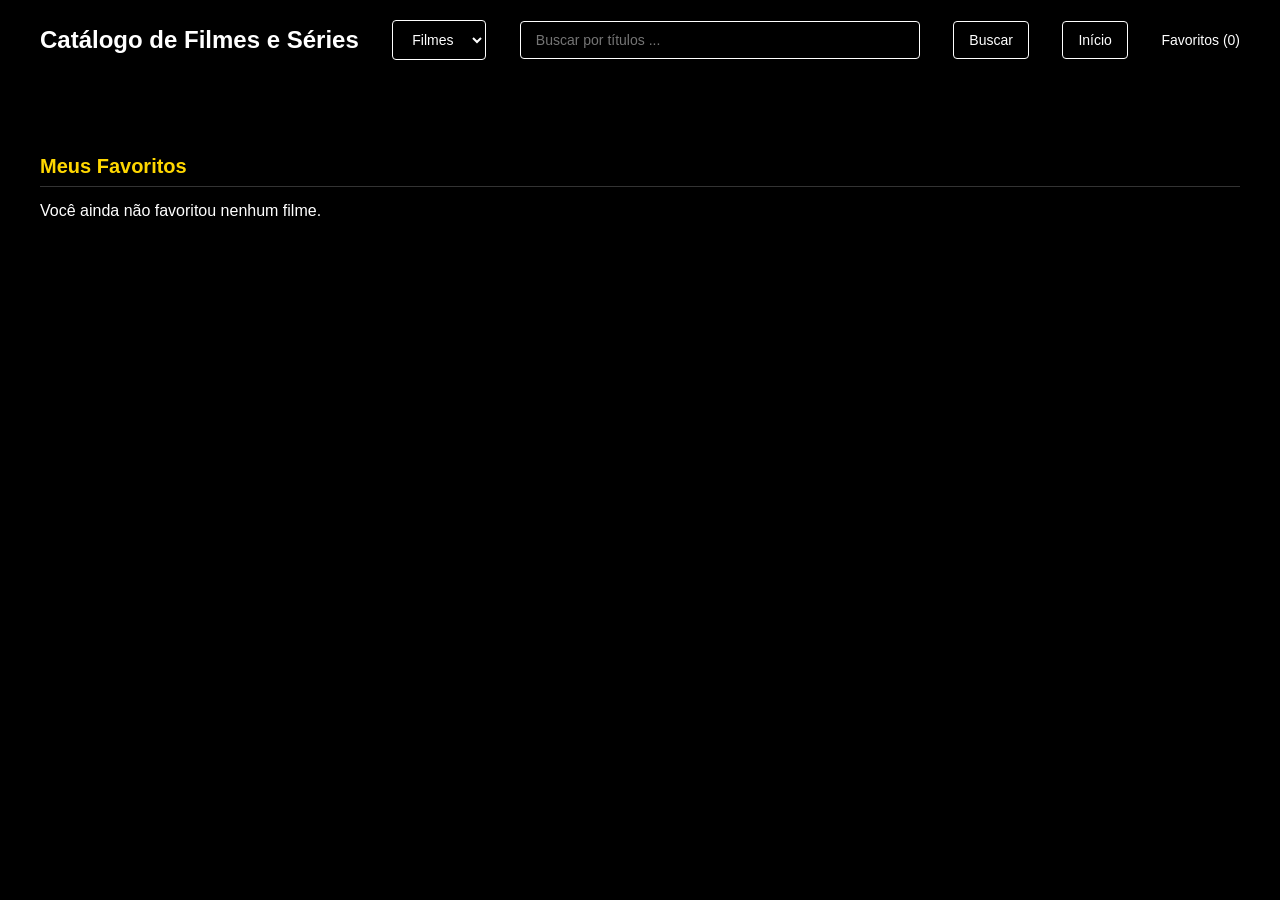
<file: index.html>
<!doctype html>
<html lang="pt-br">
  <head>
    <meta charset="UTF-8" />
    <meta name="viewport" content="width=device-width, initial-scale=1.0" />
    <title>CineBusca</title>
    <link rel="stylesheet" href="style.css" />
  </head>
  <body>
    <header>
      <h1>Catálogo de Filmes e Séries</h1>
      <div>
        <select name="categoria" id="categoria">
          <option value="movie">Filmes</option>
          <option value="series">Séries</option>
        </select>
      </div>
      <input type="text" id="busca" placeholder="Buscar por títulos ..." />
      <button id="btn-buscar">Buscar</button>
      <button id="btn-inicio" type="button">Início</button>
      <a id="link-favoritos" href="#secao-favoritos">Favoritos (0)</a>
    </header>

    <main>
      <p id="mensagem"></p>
      <div id="resultados"></div>

      <section id="secao-favoritos">
        <div class="cabecalho-favoritos">
          <h2>Meus Favoritos</h2>
          <button id="btn-limpar-favoritos" hidden>Limpar todos</button>
        </div>
        <div id="lista-favoritos"></div>
      </section>
    </main>

    <div id="modal" class="modal">
      <div class="modal-conteudo">
        <button id="fechar-modal" class="fechar-modal">X</button>
        <h3 id="titulo-modal">Atenção</h3>
        <p id="texto-modal">Mensagem</p>
      </div>
    </div>

    <script src="script.js"></script>
  </body>
</html>
</file>
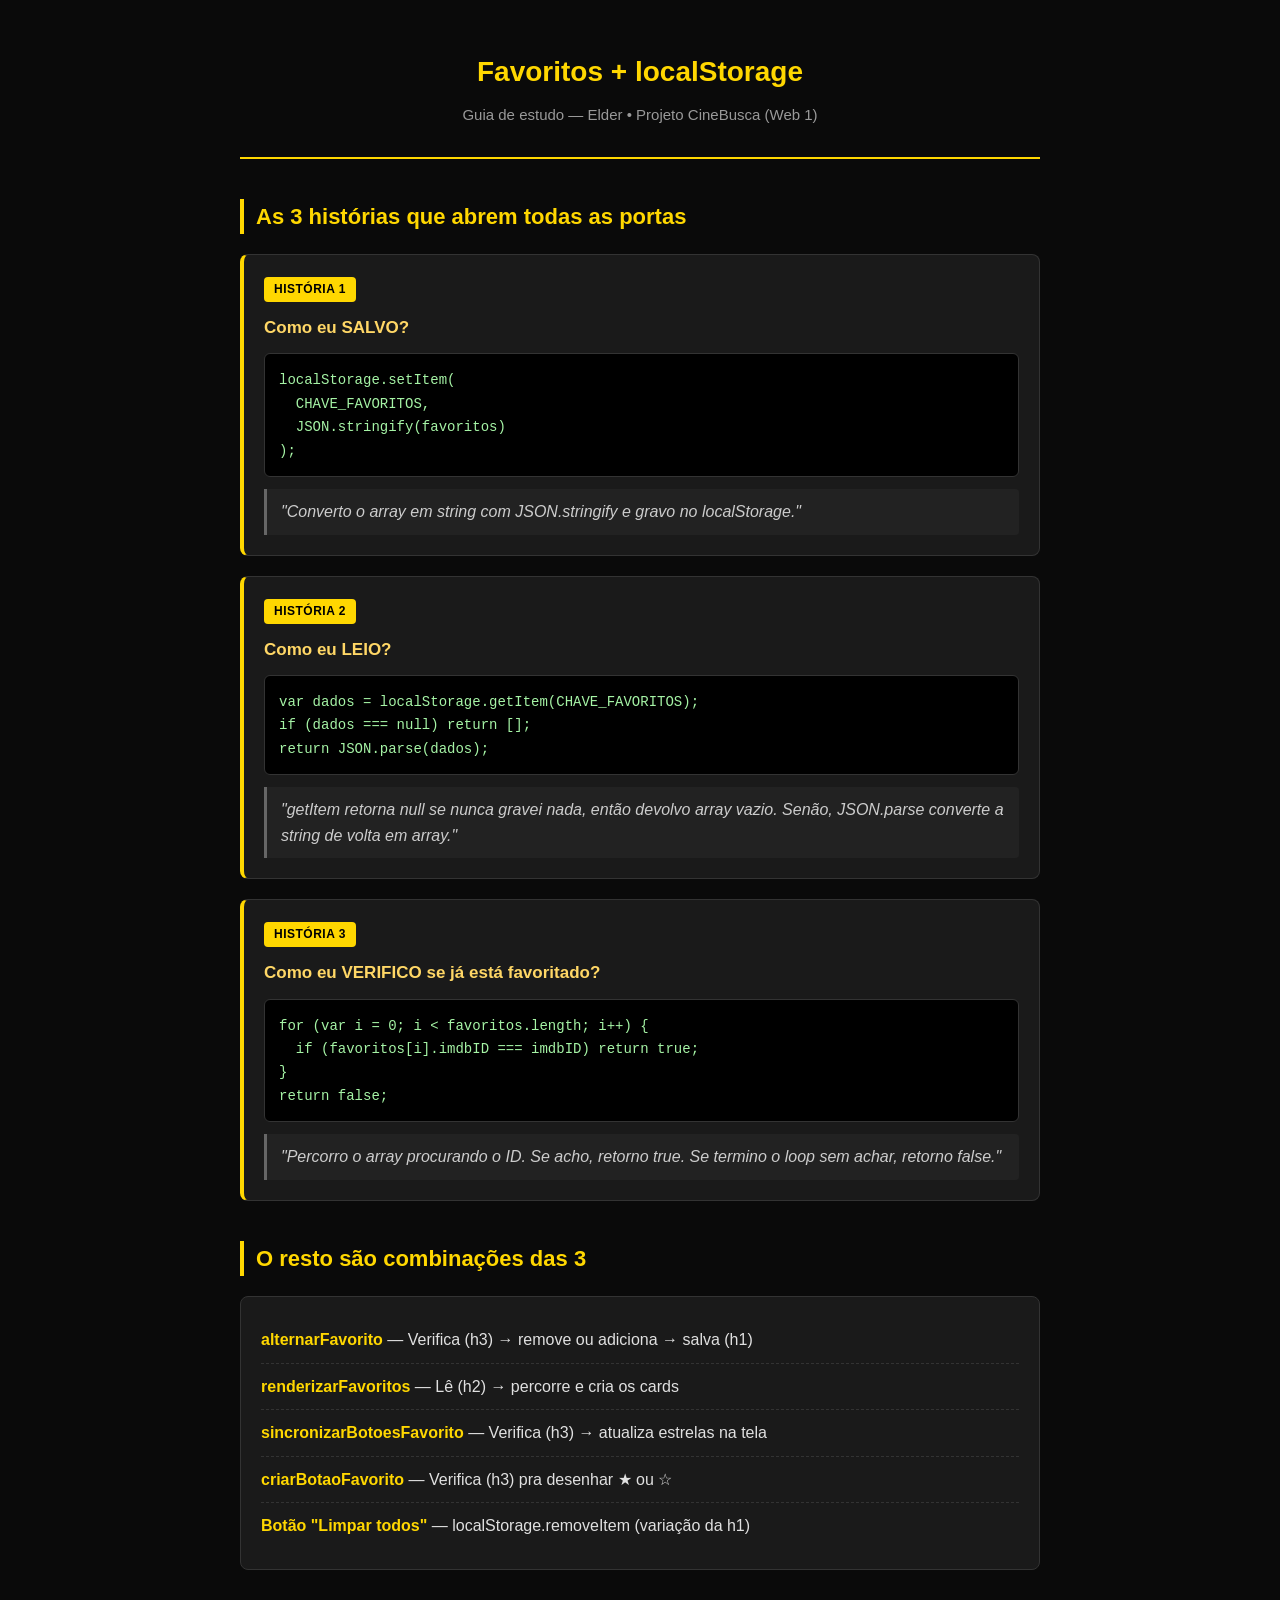
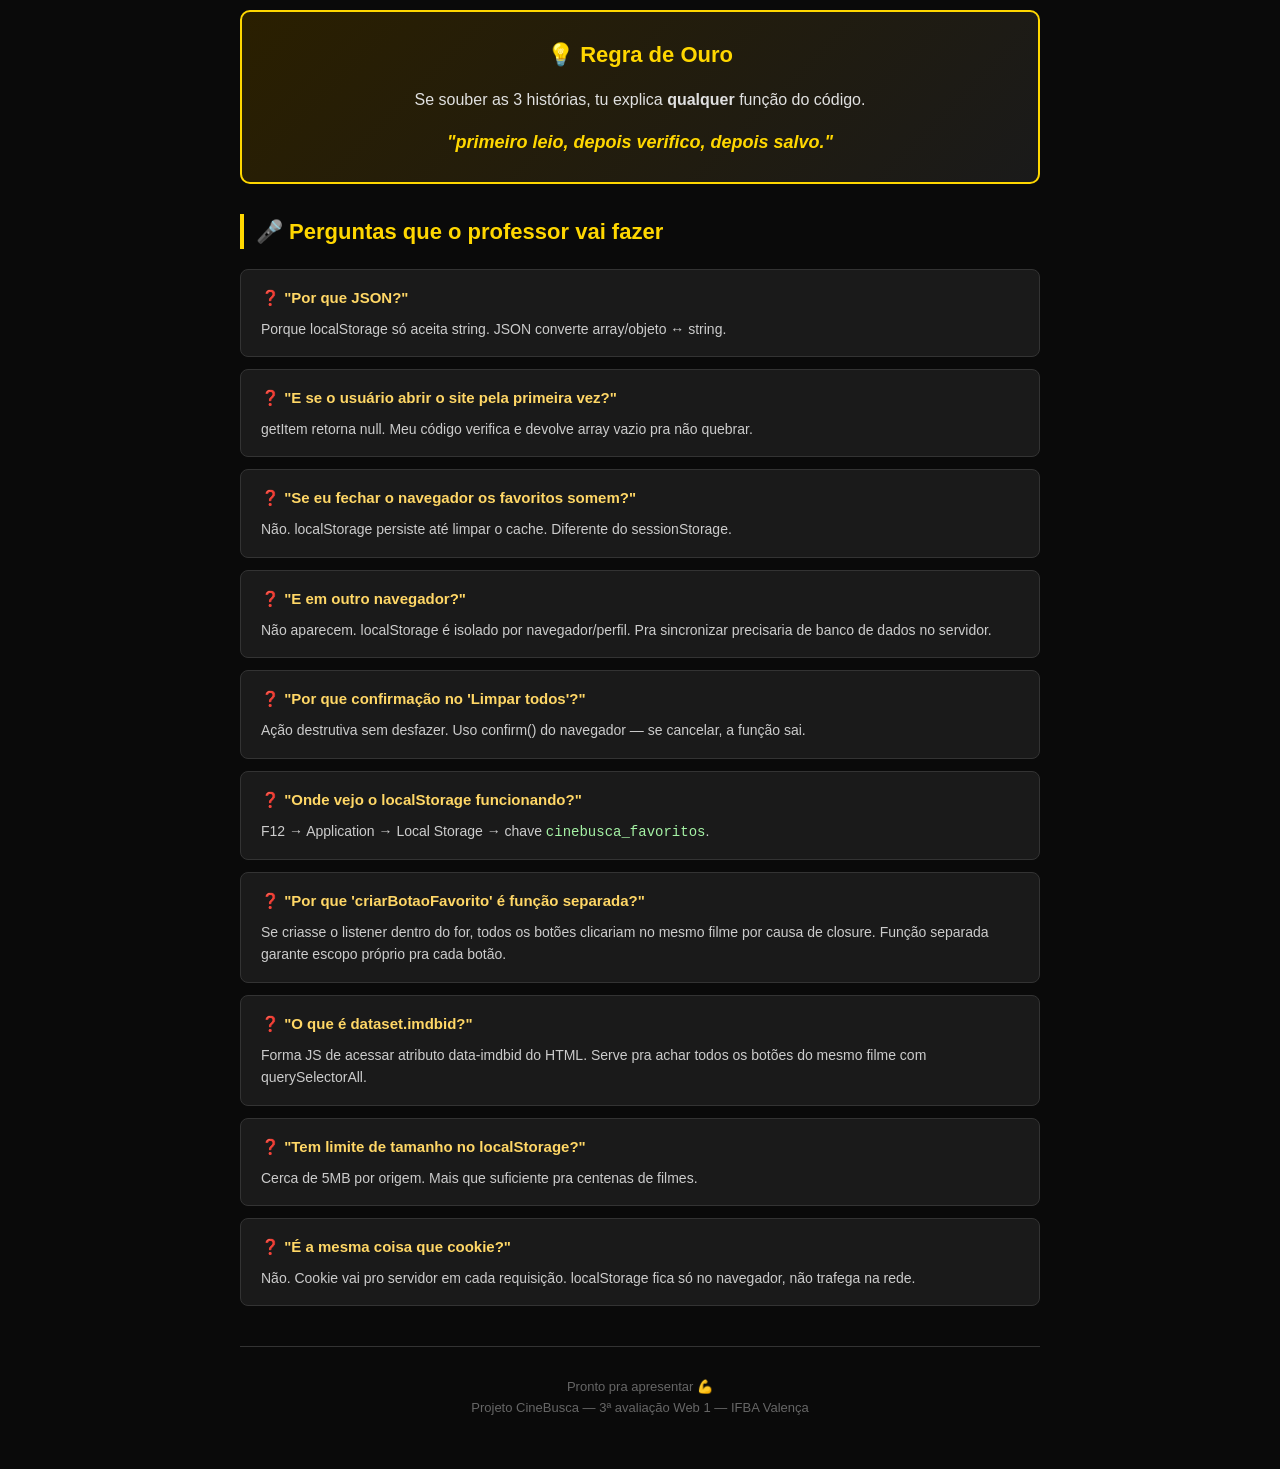
<file: estudo.html>
<!doctype html>
<html lang="pt-br">
<head>
  <meta charset="UTF-8" />
  <meta name="viewport" content="width=device-width, initial-scale=1.0" />
  <title>Estudo — Favoritos + localStorage (Elder)</title>
  <style>
    * {
      margin: 0;
      padding: 0;
      box-sizing: border-box;
      font-family: -apple-system, BlinkMacSystemFont, "Segoe UI", Arial, sans-serif;
    }

    html, body {
      overflow-x: hidden;
      max-width: 100%;
    }

    body {
      background-color: #0a0a0a;
      color: #e0e0e0;
      line-height: 1.6;
      padding: 20px;
    }

    .container {
      max-width: 800px;
      margin: 0 auto;
    }

    header {
      text-align: center;
      padding: 30px 20px;
      border-bottom: 2px solid gold;
      margin-bottom: 40px;
    }

    header h1 {
      color: gold;
      font-size: 28px;
      margin-bottom: 8px;
    }

    header p {
      color: #999;
      font-size: 15px;
    }

    section {
      margin-bottom: 40px;
    }

    h2 {
      color: gold;
      font-size: 22px;
      margin-bottom: 20px;
      border-left: 4px solid gold;
      padding-left: 12px;
    }

    h3 {
      color: #ffd766;
      font-size: 17px;
      margin-bottom: 10px;
    }

    .card {
      background-color: #1a1a1a;
      border: 1px solid #333;
      border-radius: 8px;
      padding: 20px;
      margin-bottom: 20px;
    }

    .card.historia {
      border-left: 4px solid gold;
    }

    .card .rotulo {
      display: inline-block;
      background: gold;
      color: black;
      font-weight: bold;
      font-size: 12px;
      padding: 3px 10px;
      border-radius: 4px;
      margin-bottom: 12px;
      letter-spacing: 0.5px;
    }

    pre {
      background: #000;
      border: 1px solid #333;
      border-radius: 6px;
      padding: 14px;
      overflow-x: auto;
      margin: 12px 0;
      font-size: 14px;
    }

    code {
      font-family: "Courier New", Consolas, monospace;
      color: #a5f3a5;
    }

    .fala {
      font-style: italic;
      color: #ccc;
      background: #222;
      border-left: 3px solid #666;
      padding: 10px 14px;
      margin-top: 10px;
      border-radius: 0 4px 4px 0;
    }

    .combinacoes ul {
      list-style: none;
    }

    .combinacoes li {
      padding: 10px 0;
      border-bottom: 1px dashed #333;
    }

    .combinacoes li:last-child {
      border-bottom: none;
    }

    .combinacoes strong {
      color: gold;
    }

    .regra-ouro {
      background: linear-gradient(135deg, #2a1f00 0%, #1a1a1a 100%);
      border: 2px solid gold;
      border-radius: 10px;
      padding: 25px;
      text-align: center;
      margin: 30px 0;
    }

    .regra-ouro h2 {
      border: none;
      padding: 0;
      margin-bottom: 15px;
    }

    .regra-ouro .frase {
      font-size: 18px;
      font-style: italic;
      color: gold;
      margin-top: 15px;
      font-weight: bold;
    }

    .pergunta {
      background: #1a1a1a;
      border: 1px solid #333;
      border-radius: 8px;
      padding: 16px 20px;
      margin-bottom: 12px;
    }

    .pergunta .q {
      color: #ffd766;
      font-weight: bold;
      margin-bottom: 8px;
      font-size: 15px;
    }

    .pergunta .r {
      color: #ccc;
      font-size: 14px;
    }

    footer {
      text-align: center;
      padding: 30px 0;
      color: #666;
      font-size: 13px;
      border-top: 1px solid #333;
      margin-top: 40px;
    }

    /* Responsividade */
    @media (max-width: 600px) {
      body {
        padding: 12px;
      }
      header h1 {
        font-size: 22px;
      }
      h2 {
        font-size: 18px;
      }
      h3 {
        font-size: 15px;
      }
      pre {
        font-size: 12px;
      }
    }

    /* Impressão limpa (pra salvar como PDF) */
    @media print {
      body {
        background: white;
        color: black;
      }
      .card, .pergunta, .regra-ouro {
        border: 1px solid #999;
        background: white;
        page-break-inside: avoid;
      }
      pre {
        background: #f5f5f5;
        color: black;
      }
      code {
        color: #006600;
      }
      h2, h3, .rotulo, header h1, .regra-ouro .frase {
        color: black;
      }
    }
  </style>
</head>
<body>
  <div class="container">

    <header>
      <h1>Favoritos + localStorage</h1>
      <p>Guia de estudo — Elder • Projeto CineBusca (Web 1)</p>
    </header>

    <section>
      <h2>As 3 histórias que abrem todas as portas</h2>

      <div class="card historia">
        <span class="rotulo">HISTÓRIA 1</span>
        <h3>Como eu SALVO?</h3>
        <pre><code>localStorage.setItem(
  CHAVE_FAVORITOS,
  JSON.stringify(favoritos)
);</code></pre>
        <div class="fala">
          "Converto o array em string com JSON.stringify e gravo no localStorage."
        </div>
      </div>

      <div class="card historia">
        <span class="rotulo">HISTÓRIA 2</span>
        <h3>Como eu LEIO?</h3>
        <pre><code>var dados = localStorage.getItem(CHAVE_FAVORITOS);
if (dados === null) return [];
return JSON.parse(dados);</code></pre>
        <div class="fala">
          "getItem retorna null se nunca gravei nada, então devolvo array vazio. Senão, JSON.parse converte a string de volta em array."
        </div>
      </div>

      <div class="card historia">
        <span class="rotulo">HISTÓRIA 3</span>
        <h3>Como eu VERIFICO se já está favoritado?</h3>
        <pre><code>for (var i = 0; i &lt; favoritos.length; i++) {
  if (favoritos[i].imdbID === imdbID) return true;
}
return false;</code></pre>
        <div class="fala">
          "Percorro o array procurando o ID. Se acho, retorno true. Se termino o loop sem achar, retorno false."
        </div>
      </div>
    </section>

    <section class="combinacoes">
      <h2>O resto são combinações das 3</h2>
      <div class="card">
        <ul>
          <li><strong>alternarFavorito</strong> — Verifica (h3) → remove ou adiciona → salva (h1)</li>
          <li><strong>renderizarFavoritos</strong> — Lê (h2) → percorre e cria os cards</li>
          <li><strong>sincronizarBotoesFavorito</strong> — Verifica (h3) → atualiza estrelas na tela</li>
          <li><strong>criarBotaoFavorito</strong> — Verifica (h3) pra desenhar ★ ou ☆</li>
          <li><strong>Botão "Limpar todos"</strong> — localStorage.removeItem (variação da h1)</li>
        </ul>
      </div>
    </section>

    <div class="regra-ouro">
      <h2>💡 Regra de Ouro</h2>
      <p>Se souber as 3 histórias, tu explica <strong>qualquer</strong> função do código.</p>
      <p class="frase">"primeiro leio, depois verifico, depois salvo."</p>
    </div>

    <section>
      <h2>🎤 Perguntas que o professor vai fazer</h2>

      <div class="pergunta">
        <div class="q">❓ "Por que JSON?"</div>
        <div class="r">Porque localStorage só aceita string. JSON converte array/objeto ↔ string.</div>
      </div>

      <div class="pergunta">
        <div class="q">❓ "E se o usuário abrir o site pela primeira vez?"</div>
        <div class="r">getItem retorna null. Meu código verifica e devolve array vazio pra não quebrar.</div>
      </div>

      <div class="pergunta">
        <div class="q">❓ "Se eu fechar o navegador os favoritos somem?"</div>
        <div class="r">Não. localStorage persiste até limpar o cache. Diferente do sessionStorage.</div>
      </div>

      <div class="pergunta">
        <div class="q">❓ "E em outro navegador?"</div>
        <div class="r">Não aparecem. localStorage é isolado por navegador/perfil. Pra sincronizar precisaria de banco de dados no servidor.</div>
      </div>

      <div class="pergunta">
        <div class="q">❓ "Por que confirmação no 'Limpar todos'?"</div>
        <div class="r">Ação destrutiva sem desfazer. Uso confirm() do navegador — se cancelar, a função sai.</div>
      </div>

      <div class="pergunta">
        <div class="q">❓ "Onde vejo o localStorage funcionando?"</div>
        <div class="r">F12 → Application → Local Storage → chave <code>cinebusca_favoritos</code>.</div>
      </div>

      <div class="pergunta">
        <div class="q">❓ "Por que 'criarBotaoFavorito' é função separada?"</div>
        <div class="r">Se criasse o listener dentro do for, todos os botões clicariam no mesmo filme por causa de closure. Função separada garante escopo próprio pra cada botão.</div>
      </div>

      <div class="pergunta">
        <div class="q">❓ "O que é dataset.imdbid?"</div>
        <div class="r">Forma JS de acessar atributo data-imdbid do HTML. Serve pra achar todos os botões do mesmo filme com querySelectorAll.</div>
      </div>

      <div class="pergunta">
        <div class="q">❓ "Tem limite de tamanho no localStorage?"</div>
        <div class="r">Cerca de 5MB por origem. Mais que suficiente pra centenas de filmes.</div>
      </div>

      <div class="pergunta">
        <div class="q">❓ "É a mesma coisa que cookie?"</div>
        <div class="r">Não. Cookie vai pro servidor em cada requisição. localStorage fica só no navegador, não trafega na rede.</div>
      </div>
    </section>

    <footer>
      Pronto pra apresentar 💪<br>
      Projeto CineBusca — 3ª avaliação Web 1 — IFBA Valença
    </footer>

  </div>
</body>
</html>
</file>
<file: style.css>
* {
  margin: 0;
  padding: 0;
  box-sizing: border-box;
  font-family: Arial, sans-serif;
}

/* overflow-x: hidden trava a rolagem horizontal se algo estourar a largura;
   evita que a tela "balance" no celular quando algum elemento passa da viewport */
html,
body {
  overflow-x: hidden;
  max-width: 100%;
}

body {
  background-color: black;
  color: white;
}

/* garante que nenhuma imagem (pôster) ultrapasse a largura do container */
img {
  max-width: 100%;
  display: block;
}

header {
  display: flex;
  align-items: center;
  justify-content: space-between;
  padding: 20px 40px;
  background-color: black;
  gap: 20px;
  flex-wrap: wrap;
}

h1 {
  font-size: 24px;
  color: white;
}

button,
select,
input {
  padding: 10px 15px;
  border-radius: 4px;
  border: 1px solid white;
  background-color: black;
  color: white;
  font-size: 14px;
}

input {
  flex-grow: 1;
  max-width: 400px;
}

a {
  color: white;
  text-decoration: none;
  font-size: 14px;
  transition: color 0.2s;
}

a:hover {
  text-decoration: underline;
}

main {
  padding: 20px 40px;
}

#mensagem {
  margin-bottom: 15px;
  color: #cccccc;
}

#resultados {
  display: flex;
  flex-wrap: wrap;
  gap: 20px;
}

.card-filme {
  background-color: #111111;
  border: 1px solid #333333;
  width: 160px;
  /* position: relative permite posicionar a estrela em cima do poster com position: absolute */
  position: relative;
}

/* botão-estrela sobreposto no canto superior direito do poster */
.btn-favorito {
  position: absolute;
  top: 8px;
  right: 8px;
  width: 36px;
  height: 36px;
  padding: 0;
  border: none;
  border-radius: 50%;
  background-color: rgba(0, 0, 0, 0.6);
  color: gold;
  font-size: 22px;
  cursor: pointer;
}

.btn-favorito:hover {
  background-color: rgba(0, 0, 0, 0.9);
}

/* seção "Meus Favoritos" abaixo dos resultados */
#secao-favoritos {
  margin-top: 40px;
}

/* h2 + botão "Limpar todos" lado a lado */
.cabecalho-favoritos {
  display: flex;
  justify-content: space-between;
  align-items: center;
  border-bottom: 1px solid #333;
  padding-bottom: 8px;
  margin-bottom: 15px;
}

#secao-favoritos h2 {
  font-size: 20px;
  color: gold;
}

#btn-limpar-favoritos {
  font-size: 13px;
  padding: 6px 12px;
  border: 1px solid #555;
  background-color: #222;
  color: #ccc;
  cursor: pointer;
}

#btn-limpar-favoritos:hover {
  background-color: #400;
  color: white;
  border-color: #900;
}

#lista-favoritos {
  display: flex;
  flex-wrap: wrap;
  gap: 20px;
}

.card-filme img {
  width: 100%;
  height: 220px;
}

.card-filme h3 {
  font-size: 15px;
  padding: 8px;
}

.card-filme p {
  font-size: 13px;
  color: #aaaaaa;
  padding: 0 8px 8px;
}

/* MODAL - Diego */
.modal {
  display: none;
  position: fixed;
  top: 0;
  left: 0;
  width: 100%;
  height: 100%;
  background: rgba(0, 0, 0, 0.7);
  justify-content: center;
  align-items: center;
  z-index: 10;
}

.modal-conteudo {
  background: #1c1c1c;
  border: 2px solid #f7c948;
  width: 320px;
  padding: 20px;
  border-radius: 10px;
  position: relative;
  color: white;
}

.modal-conteudo h3 {
  margin-bottom: 10px;
  color: #f7c948;
}

.modal-conteudo p {
  line-height: 1.5;
  color: #f0f0f0;
}

.fechar-modal {
  position: absolute;
  top: 10px;
  right: 10px;
  background: transparent;
  border: none;
  color: white;
  cursor: pointer;
  font-size: 18px;
}

/* ============================================================
   RESPONSIVIDADE - Davison
   ============================================================ */

/* Tablet e telas médias (até 900px) */
@media (max-width: 900px) {
  header {
    padding: 15px 20px;
    gap: 12px;
  }

  main {
    padding: 15px 20px;
  }

  h1 {
    font-size: 20px;
  }

  input {
    max-width: 100%;
  }

  .card-filme {
    width: calc(50% - 10px); /* 2 cards por linha (desconta metade do gap: 20px) */
  }

  .card-filme img {
    height: 260px;
  }
}

/* Celular (até 600px) */
@media (max-width: 600px) {
  header {
    flex-direction: column;
    align-items: stretch;
    padding: 12px;
    gap: 10px;
  }

  header h1 {
    text-align: center;
    font-size: 18px;
  }

  header a {
    text-align: center;
  }

  main {
    padding: 12px;
  }

  .card-filme {
    width: 100%; /* 1 card por linha ocupando toda a largura */
  }

  .card-filme img {
    height: auto;
    aspect-ratio: 2 / 3; /* proporção clássica de pôster de cinema */
  }

  .modal-conteudo {
    width: 90%;
    max-width: 320px;
  }

  #secao-favoritos h2 {
    font-size: 18px;
  }
}
</file>
